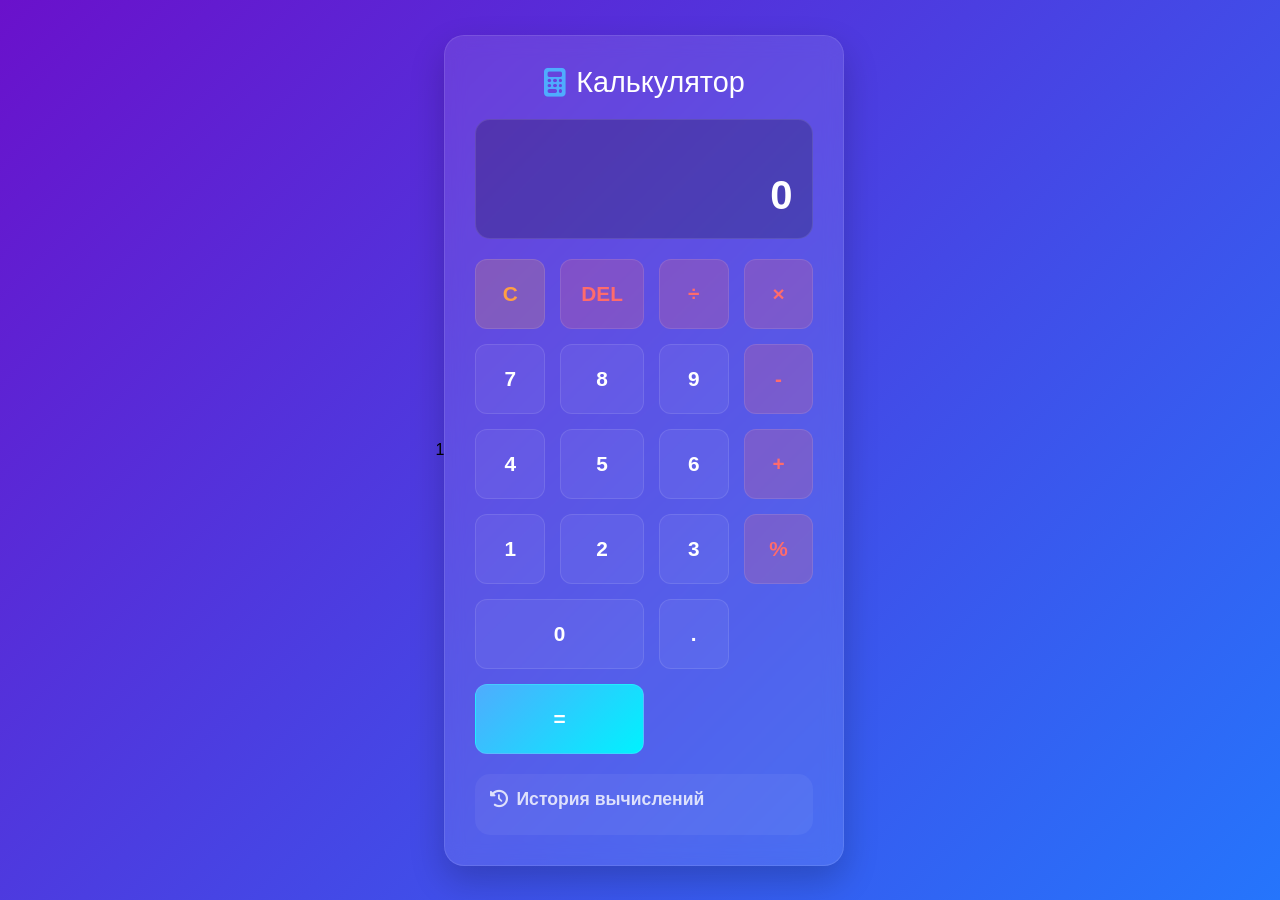
<file: calculator.html>
<!DOCTYPE html>1
<html lang="ru">
<head>
    <meta charset="UTF-8">
    <meta name="viewport" content="width=device-width, initial-scale=1.0">
    <title>Калькулятор</title>
    <link rel="stylesheet" href="https://cdnjs.cloudflare.com/ajax/libs/font-awesome/6.4.0/css/all.min.css">
    <style>
        * {
            margin: 0;
            padding: 0;
            box-sizing: border-box;
            font-family: 'Segoe UI', Tahoma, Geneva, Verdana, sans-serif;
        }

        body {
            display: flex;
            justify-content: center;
            align-items: center;
            min-height: 100vh;
            background: linear-gradient(135deg, #6a11cb 0%, #2575fc 100%);
            padding: 20px;
        }

        .calculator {
            background: rgba(255, 255, 255, 0.1);
            backdrop-filter: blur(10px);
            border-radius: 20px;
            padding: 30px;
            box-shadow: 0 15px 35px rgba(0, 0, 0, 0.2);
            border: 1px solid rgba(255, 255, 255, 0.1);
            width: 100%;
            max-width: 400px;
        }

        .display {
            background: rgba(0, 0, 0, 0.2);
            border-radius: 15px;
            padding: 20px;
            margin-bottom: 20px;
            text-align: right;
            border: 1px solid rgba(255, 255, 255, 0.1);
            min-height: 120px;
            display: flex;
            flex-direction: column;
            justify-content: space-between;
        }

        .previous-operand {
            font-size: 1.2rem;
            color: rgba(255, 255, 255, 0.7);
            min-height: 27px;
            word-wrap: break-word;
            word-break: break-all;
        }

        .current-operand {
            font-size: 2.5rem;
            color: white;
            font-weight: bold;
            word-wrap: break-word;
            word-break: break-all;
        }

        .buttons {
            display: grid;
            grid-template-columns: repeat(4, 1fr);
            gap: 15px;
        }

        button {
            border: none;
            padding: 20px;
            font-size: 1.3rem;
            border-radius: 12px;
            cursor: pointer;
            transition: all 0.2s ease;
            font-weight: 600;
            color: white;
            background: rgba(255, 255, 255, 0.1);
            border: 1px solid rgba(255, 255, 255, 0.1);
            display: flex;
            align-items: center;
            justify-content: center;
            min-height: 70px;
        }

        button:hover {
            transform: translateY(-3px);
            background: rgba(255, 255, 255, 0.2);
            box-shadow: 0 5px 15px rgba(0, 0, 0, 0.2);
        }

        button:active {
            transform: translateY(1px);
        }

        .operator {
            background: rgba(255, 107, 107, 0.2);
            color: #ff6b6b;
        }

        .equals {
            background: linear-gradient(135deg, #4facfe 0%, #00f2fe 100%);
            grid-column: span 2;
        }

        .clear {
            background: rgba(255, 159, 67, 0.2);
            color: #ff9f43;
        }

        .number {
            background: rgba(255, 255, 255, 0.05);
        }

        .zero {
            grid-column: span 2;
        }

        .calculator-title {
            text-align: center;
            color: white;
            margin-bottom: 20px;
            font-size: 1.8rem;
            display: flex;
            align-items: center;
            justify-content: center;
            gap: 10px;
        }

        .calculator-title i {
            color: #4facfe;
        }

        .history {
            margin-top: 20px;
            background: rgba(255, 255, 255, 0.05);
            border-radius: 15px;
            padding: 15px;
            color: white;
            max-height: 150px;
            overflow-y: auto;
        }

        .history h3 {
            margin-bottom: 10px;
            font-size: 1.1rem;
            color: rgba(255, 255, 255, 0.8);
            display: flex;
            align-items: center;
            gap: 8px;
        }

        .history-item {
            padding: 5px 0;
            border-bottom: 1px solid rgba(255, 255, 255, 0.1);
            font-size: 0.9rem;
        }

        .history-item:last-child {
            border-bottom: none;
        }

        @media (max-width: 480px) {
            .calculator {
                padding: 20px;
            }

            button {
                padding: 15px;
                font-size: 1.2rem;
                min-height: 60px;
            }

            .current-operand {
                font-size: 2rem;
            }
        }
    </style>
</head>
<body>
<div class="calculator">
    <div class="calculator-title">
        <i class="fas fa-calculator"></i>
        Калькулятор
    </div>

    <div class="display">
        <div class="previous-operand" id="previous-operand"></div>
        <div class="current-operand" id="current-operand">0</div>
    </div>

    <div class="buttons">
        <button class="clear operator" data-action="clear">C</button>
        <button class="operator" data-action="delete">DEL</button>
        <button class="operator" data-action="divide">÷</button>
        <button class="operator" data-action="multiply">×</button>

        <button class="number" data-number="7">7</button>
        <button class="number" data-number="8">8</button>
        <button class="number" data-number="9">9</button>
        <button class="operator" data-action="subtract">-</button>

        <button class="number" data-number="4">4</button>
        <button class="number" data-number="5">5</button>
        <button class="number" data-number="6">6</button>
        <button class="operator" data-action="add">+</button>

        <button class="number" data-number="1">1</button>
        <button class="number" data-number="2">2</button>
        <button class="number" data-number="3">3</button>
        <button class="operator" data-action="percentage">%</button>

        <button class="number zero" data-number="0">0</button>
        <button class="number" data-action="decimal">.</button>
        <button class="equals" data-action="equals">=</button>
    </div>

    <div class="history">
        <h3><i class="fas fa-history"></i> История вычислений</h3>
        <div id="history-list"></div>
    </div>
</div>

<script>
    class Calculator {
        constructor(previousOperandElement, currentOperandElement, historyElement) {
            this.previousOperandElement = previousOperandElement;
            this.currentOperandElement = currentOperandElement;
            this.historyElement = historyElement;
            this.history = [];
            this.clear();
        }

        clear() {
            this.currentOperand = '0';
            this.previousOperand = '';
            this.operation = undefined;
            this.shouldResetScreen = false;
        }

        delete() {
            if (this.currentOperand === '0' || this.currentOperand.length === 1) {
                this.currentOperand = '0';
            } else {
                this.currentOperand = this.currentOperand.toString().slice(0, -1);
            }
        }

        appendNumber(number) {
            if (this.shouldResetScreen) {
                this.currentOperand = '';
                this.shouldResetScreen = false;
            }

            if (number === '.' && this.currentOperand.includes('.')) return;

            if (this.currentOperand === '0' && number !== '.') {
                this.currentOperand = number;
            } else {
                this.currentOperand = this.currentOperand.toString() + number.toString();
            }
        }

        chooseOperation(operation) {
            if (this.currentOperand === '0' && operation !== 'percentage') return;

            if (this.previousOperand !== '') {
                this.compute();
            }

            this.operation = operation;
            this.previousOperand = this.currentOperand;
            this.currentOperand = '0';
        }

        compute() {
            let computation;
            const prev = parseFloat(this.previousOperand);
            const current = parseFloat(this.currentOperand);

            if (isNaN(prev) || isNaN(current)) return;

            switch (this.operation) {
                case 'add':
                    computation = prev + current;
                    break;
                case 'subtract':
                    computation = prev - current;
                    break;
                case 'multiply':
                    computation = prev * current;
                    break;
                case 'divide':
                    if (current === 0) {
                        alert("Ошибка: деление на ноль!");
                        return;
                    }
                    computation = prev / current;
                    break;
                case 'percentage':
                    computation = prev * (current / 100);
                    break;
                default:
                    return;
            }

            // Сохраняем в историю
            const operationSymbols = {
                'add': '+',
                'subtract': '-',
                'multiply': '×',
                'divide': '÷',
                'percentage': '%'
            };

            const historyItem = {
                expression: `${prev} ${operationSymbols[this.operation]} ${current}`,
                result: computation.toFixed(8).replace(/\.?0+$/, '')
            };

            this.history.unshift(historyItem);
            if (this.history.length > 5) {
                this.history.pop();
            }
            this.updateHistory();

            this.currentOperand = computation.toString();
            this.operation = undefined;
            this.previousOperand = '';
            this.shouldResetScreen = true;
        }

        updateHistory() {
            this.historyElement.innerHTML = '';
            this.history.forEach(item => {
                const div = document.createElement('div');
                div.classList.add('history-item');
                div.innerHTML = `
                        <div>${item.expression} =</div>
                        <div style="color: #4facfe; font-weight: bold;">${item.result}</div>
                    `;
                this.historyElement.appendChild(div);
            });
        }

        getDisplayNumber(number) {
            const stringNumber = number.toString();
            const integerDigits = parseFloat(stringNumber.split('.')[0]);
            const decimalDigits = stringNumber.split('.')[1];

            let integerDisplay;

            if (isNaN(integerDigits)) {
                integerDisplay = '';
            } else {
                integerDisplay = integerDigits.toLocaleString('ru', {
                    maximumFractionDigits: 0
                });
            }

            if (decimalDigits != null) {
                return `${integerDisplay}.${decimalDigits}`;
            } else {
                return integerDisplay;
            }
        }

        updateDisplay() {
            this.currentOperandElement.innerText = this.getDisplayNumber(this.currentOperand);

            if (this.operation != null) {
                const operationSymbols = {
                    'add': '+',
                    'subtract': '-',
                    'multiply': '×',
                    'divide': '÷',
                    'percentage': '%'
                };
                this.previousOperandElement.innerText =
                    `${this.getDisplayNumber(this.previousOperand)} ${operationSymbols[this.operation]}`;
            } else {
                this.previousOperandElement.innerText = '';
            }
        }
    }

    // Инициализация калькулятора
    const previousOperandElement = document.getElementById('previous-operand');
    const currentOperandElement = document.getElementById('current-operand');
    const historyElement = document.getElementById('history-list');
    const calculator = new Calculator(previousOperandElement, currentOperandElement, historyElement);

    // Обработчики событий для кнопок
    document.querySelectorAll('[data-number]').forEach(button => {
        button.addEventListener('click', () => {
            calculator.appendNumber(button.getAttribute('data-number'));
            calculator.updateDisplay();
        });
    });

    document.querySelectorAll('[data-action]').forEach(button => {
        button.addEventListener('click', () => {
            const action = button.getAttribute('data-action');

            switch(action) {
                case 'clear':
                    calculator.clear();
                    break;
                case 'delete':
                    calculator.delete();
                    break;
                case 'equals':
                    calculator.compute();
                    break;
                case 'decimal':
                    calculator.appendNumber('.');
                    break;
                default:
                    calculator.chooseOperation(action);
                    break;
            }

            calculator.updateDisplay();
        });
    });

    // Поддержка клавиатуры
    document.addEventListener('keydown', event => {
        if (event.key >= 0 && event.key <= 9) {
            calculator.appendNumber(event.key);
            calculator.updateDisplay();
        }

        if (event.key === '.') {
            calculator.appendNumber('.');
            calculator.updateDisplay();
        }

        if (event.key === '+' || event.key === '-') {
            calculator.chooseOperation(event.key === '+' ? 'add' : 'subtract');
            calculator.updateDisplay();
        }

        if (event.key === '*' || event.key === 'x') {
            calculator.chooseOperation('multiply');
            calculator.updateDisplay();
        }

        if (event.key === '/') {
            calculator.chooseOperation('divide');
            calculator.updateDisplay();
        }

        if (event.key === 'Enter' || event.key === '=') {
            event.preventDefault();
            calculator.compute();
            calculator.updateDisplay();
        }

        if (event.key === 'Backspace') {
            calculator.delete();
            calculator.updateDisplay();
        }

        if (event.key === 'Escape') {
            calculator.clear();
            calculator.updateDisplay();
        }

        if (event.key === '%') {
            calculator.chooseOperation('percentage');
            calculator.updateDisplay();
        }
    });

    // Анимация при нажатии кнопок
    document.querySelectorAll('button').forEach(button => {
        button.addEventListener('mousedown', () => {
            button.style.transform = 'translateY(1px)';
        });

        button.addEventListener('mouseup', () => {
            button.style.transform = 'translateY(-3px)';
        });

        button.addEventListener('mouseleave', () => {
            button.style.transform = 'translateY(0)';
        });
    });
</script>
</body>
</html>
</file>
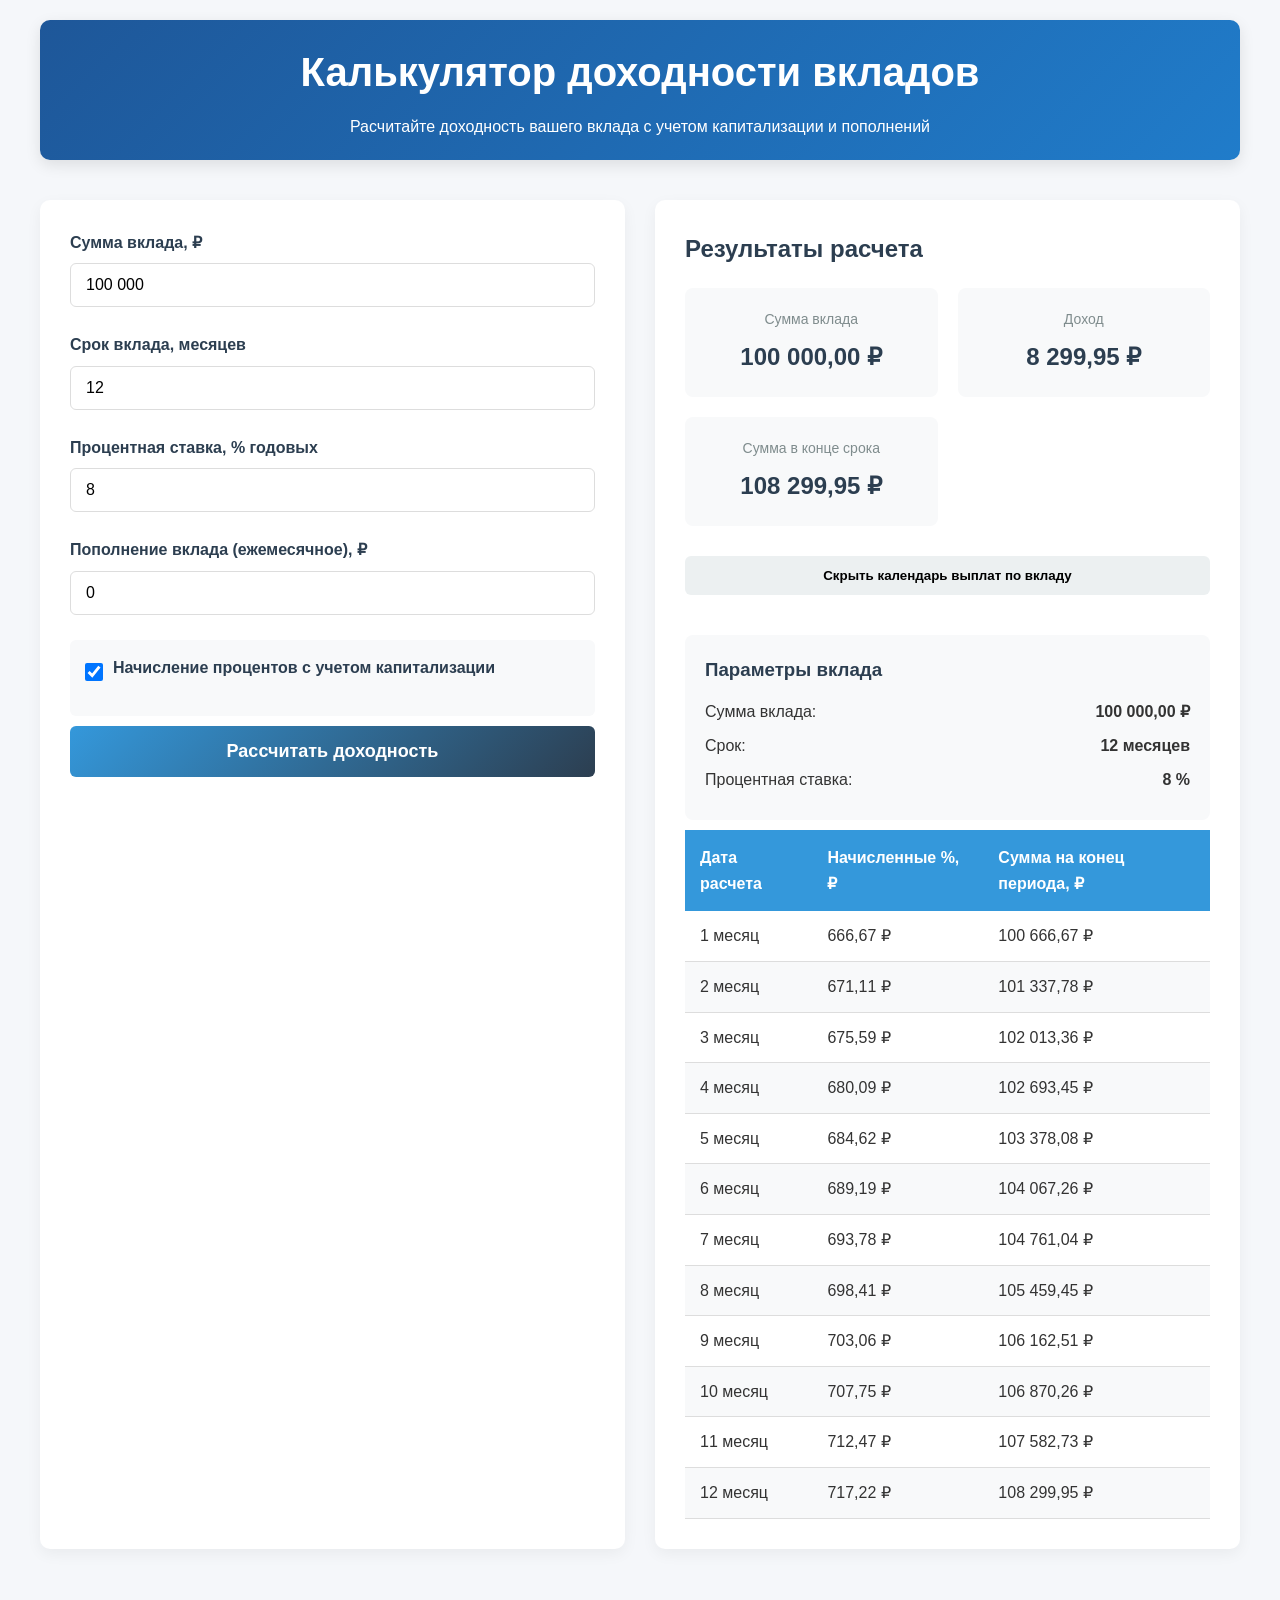
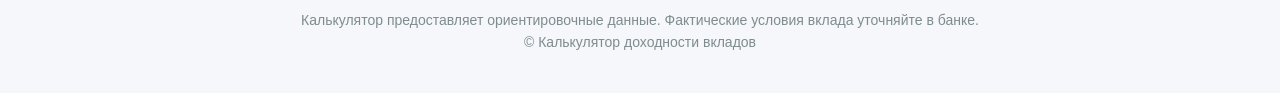
<file: deposit_calc.html>
<!DOCTYPE html>
<html lang="ru">
<head>
    <meta charset="UTF-8">
    <meta name="viewport" content="width=device-width, initial-scale=1.0">
    <title>Калькулятор доходности вкладов</title>
    <style>
        * {
            margin: 0;
            padding: 0;
            box-sizing: border-box;
            font-family: 'Segoe UI', Tahoma, Geneva, Verdana, sans-serif;
        }

        body {
            background-color: #f5f7fa;
            color: #333;
            line-height: 1.6;
            padding: 20px;
        }

        .container {
            max-width: 1200px;
            margin: 0 auto;
        }

        header {
            text-align: center;
            margin-bottom: 40px;
            padding: 20px;
            background: linear-gradient(135deg, #1e5799 0%, #207cca 100%);
            color: white;
            border-radius: 10px;
            box-shadow: 0 5px 15px rgba(0, 0, 0, 0.1);
        }

        h1 {
            font-size: 2.5rem;
            margin-bottom: 10px;
        }

        .calculator-wrapper {
            display: flex;
            flex-wrap: wrap;
            gap: 30px;
            margin-bottom: 40px;
        }

        .input-section {
            flex: 1;
            min-width: 300px;
            background-color: white;
            border-radius: 10px;
            padding: 30px;
            box-shadow: 0 5px 15px rgba(0, 0, 0, 0.05);
        }

        .result-section {
            flex: 1;
            min-width: 300px;
            background-color: white;
            border-radius: 10px;
            padding: 30px;
            box-shadow: 0 5px 15px rgba(0, 0, 0, 0.05);
        }

        .input-group {
            margin-bottom: 25px;
        }

        label {
            display: block;
            margin-bottom: 8px;
            font-weight: 600;
            color: #2c3e50;
        }

        input[type="number"], select {
            width: 100%;
            padding: 12px 15px;
            border: 1px solid #ddd;
            border-radius: 6px;
            font-size: 16px;
            transition: border 0.3s;
        }

        input[type="number"]:focus, select:focus {
            border-color: #3498db;
            outline: none;
        }
        input[type="text"], select {
            width: 100%;
            padding: 12px 15px;
            border: 1px solid #ddd;
            border-radius: 6px;
            font-size: 16px;
            transition: border 0.3s;
        }

        input[type="text"]:focus, select:focus {
            border-color: #3498db;
            outline: none;
        }

        .checkbox-group {
            margin-top: 20px;
            padding: 15px;
            background-color: #f8f9fa;
            border-radius: 6px;
        }

        .checkbox-item {
            display: flex;
            align-items: center;
            margin-bottom: 12px;
        }

        .checkbox-item input {
            margin-right: 10px;
            width: 18px;
            height: 18px;
        }

        .btn-calculate {
            width: 100%;
            padding: 15px;
            background: linear-gradient(135deg, #3498db 0%, #2c3e50 100%);
            color: white;
            border: none;
            border-radius: 6px;
            font-size: 18px;
            font-weight: 600;
            cursor: pointer;
            transition: all 0.3s ease;
            margin-top: 10px;
        }

        .btn-calculate:hover {
            background: linear-gradient(135deg, #2980b9 0%, #1a252f 100%);
            transform: translateY(-2px);
            box-shadow: 0 7px 14px rgba(0, 0, 0, 0.1);
        }

        .results {
            display: grid;
            grid-template-columns: repeat(auto-fit, minmax(200px, 1fr));
            gap: 20px;
            margin-bottom: 30px;
        }

        .result-item {
            background-color: #f8f9fa;
            padding: 20px;
            border-radius: 8px;
            text-align: center;
        }

        .result-title {
            font-size: 14px;
            color: #7f8c8d;
            margin-bottom: 8px;
        }

        .result-value {
            font-size: 24px;
            font-weight: 700;
            color: #2c3e50;
        }

        .calendar-toggle {
            display: block;
            width: 100%;
            padding: 12px;
            background-color: #ecf0f1;
            border: none;
            border-radius: 6px;
            text-align: center;
            font-weight: 600;
            cursor: pointer;
            margin-bottom: 20px;
            transition: background-color 0.3s;
        }

        .calendar-toggle:hover {
            background-color: #dde4e6;
        }

        .calendar-container {
            display: none;
            margin-top: 20px;
            overflow-x: auto;
        }

        .calendar-container.active {
            display: block;
        }

        table {
            width: 100%;
            border-collapse: collapse;
            margin-top: 10px;
        }

        th {
            background-color: #3498db;
            color: white;
            padding: 15px;
            text-align: left;
        }

        td {
            padding: 12px 15px;
            border-bottom: 1px solid #ddd;
        }

        tr:nth-child(even) {
            background-color: #f8f9fa;
        }

        .summary {
            background-color: #f8f9fa;
            padding: 20px;
            border-radius: 8px;
            margin-top: 20px;
        }

        .summary h3 {
            margin-bottom: 15px;
            color: #2c3e50;
        }

        .summary p {
            margin-bottom: 8px;
            display: flex;
            justify-content: space-between;
        }

        .summary .value {
            font-weight: 600;
        }

        footer {
            text-align: center;
            margin-top: 40px;
            padding: 20px;
            color: #7f8c8d;
            font-size: 14px;
        }

        @media (max-width: 768px) {
            .calculator-wrapper {
                flex-direction: column;
            }

            h1 {
                font-size: 2rem;
            }
        }
    </style>
</head>
<body>
<div class="container">
    <header>
        <h1>Калькулятор доходности вкладов</h1>
        <p>Расчитайте доходность вашего вклада с учетом капитализации и пополнений</p>
    </header>

    <div class="calculator-wrapper">
        <div class="input-section">
            <form method="POST" action="">
                <div class="input-group">
                    <label for="amount">Сумма вклада, ₽</label>

                    <input type="text" id="amount" name="amount" value="100000" inputmode="numeric" required>
                </div>

                <div class="input-group">
                    <label for="term">Срок вклада, месяцев</label>
                    <input type="number" id="term" name="term" min="1" max="120" value="12" required>
                </div>

                <div class="input-group">
                    <label for="rate">Процентная ставка, % годовых</label>
                    <input type="number" id="rate" name="rate" min="0.01" max="30" step="0.01" value="8" required>
                </div>

                <div class="input-group">
                    <label for="replenishment">Пополнение вклада (ежемесячное), ₽</label>

                    <input type="text" id="replenishment" name="replenishment" value="0" inputmode="numeric">
                </div>

                <div class="checkbox-group">
                    <div class="checkbox-item">
                        <input type="checkbox" id="capitalization" name="capitalization" value="1" checked>
                        <label for="capitalization">Начисление процентов с учетом капитализации</label>
                    </div>
                </div>

                <button type="submit" class="btn-calculate" name="calculate">Рассчитать доходность</button>
            </form>
        </div>

        <div class="result-section">
            <h2 style="margin-bottom: 20px; color: #2c3e50;">Результаты расчета</h2>

            <div class="results">
                <div class="result-item">
                    <div class="result-title">Сумма вклада</div>
                    <div class="result-value" id="initial-amount">0 ₽</div>
                </div>

                <div class="result-item">
                    <div class="result-title">Доход</div>
                    <div class="result-value" id="income">0 ₽</div>
                </div>

                <div class="result-item">
                    <div class="result-title">Сумма в конце срока</div>
                    <div class="result-value" id="total-amount">0 ₽</div>
                </div>
            </div>

            <button class="calendar-toggle" onclick="toggleCalendar()">Календарь выплат по вкладу</button>

            <div class="calendar-container" id="calendar">
                <div class="summary">
                    <h3>Параметры вклада</h3>
                    <p><span>Сумма вклада:</span> <span class="value" id="summary-amount">0 ₽</span></p>
                    <p><span>Срок:</span> <span class="value" id="summary-term">0 месяцев</span></p>
                    <p><span>Процентная ставка:</span> <span class="value" id="summary-rate">0 %</span></p>
                </div>

                <table>
                    <thead>
                    <tr>
                        <th>Дата расчета</th>
                        <th>Начисленные %, ₽</th>
                        <th>Сумма на конец периода, ₽</th>
                    </tr>
                    </thead>
                    <tbody id="calendar-body">
                    <!-- Данные будут заполнены через PHP -->
                    </tbody>
                </table>
            </div>
        </div>
    </div>

    <footer>
        <p>Калькулятор предоставляет ориентировочные данные. Фактические условия вклада уточняйте в банке.</p>
        <p>&copy; <?php echo date("Y"); ?> Калькулятор доходности вкладов</p>
    </footer>
</div>

<script>
    function formatNumber(value) {
        return value
            .replace(/\D/g, '')                 // только цифры
            .replace(/\B(?=(\d{3})+(?!\d))/g, ' ');
    }

    function unformatNumber(value) {
        return value.replace(/\s/g, '');
    }

    ['amount', 'replenishment'].forEach(id => {
        const input = document.getElementById(id);

        // форматируем при вводе
        input.addEventListener('input', () => {
            const cursor = input.selectionStart;
            input.value = formatNumber(input.value);
            input.setSelectionRange(cursor, cursor);
        });

        // форматируем при загрузке
        input.value = formatNumber(input.value);
    });


    function toggleCalendar() {
        const calendar = document.getElementById('calendar');
        calendar.classList.toggle('active');

        const button = document.querySelector('.calendar-toggle');
        if (calendar.classList.contains('active')) {
            button.textContent = 'Скрыть календарь выплат по вкладу';
        } else {
            button.textContent = 'Календарь выплат по вкладу';
        }
    }

    // Обработка формы без перезагрузки страницы
    document.querySelector('form').addEventListener('submit', function(e) {
        e.preventDefault();
        calculateDeposit();
    });

    function calculateDeposit() {
        // Получаем значения из формы
        const amount = parseFloat(unformatNumber(document.getElementById('amount').value));
       // const amount = parseFloat(document.getElementById('amount').value);
        const term = parseInt(document.getElementById('term').value);
        const rate = parseFloat(document.getElementById('rate').value);
       // const replenishment = parseFloat(document.getElementById('replenishment').value);
        const replenishment = parseFloat(unformatNumber(document.getElementById('replenishment').value));
        const capitalization = document.getElementById('capitalization').checked;

        // Обновляем сводку параметров
        document.getElementById('summary-amount').textContent = formatCurrency(amount);
        document.getElementById('summary-term').textContent = term + ' месяцев';
        document.getElementById('summary-rate').textContent = rate + ' %';

        // Обновляем основные результаты
        document.getElementById('initial-amount').textContent = formatCurrency(amount);

        // Рассчитываем доходность
        let currentAmount = amount;
        let totalInterest = 0;
        let calendarHTML = '';
        const monthlyRate = rate / 100 / 12;

        for (let month = 1; month <= term; month++) {
            // Добавляем пополнение в начале месяца (кроме первого)
            if (month > 1 && replenishment > 0) {
                currentAmount += replenishment;
            }

            // Рассчитываем проценты за месяц
            const monthlyInterest = currentAmount * monthlyRate;
            totalInterest += monthlyInterest;

            // Применяем капитализацию, если выбрана
            if (capitalization) {
                currentAmount += monthlyInterest;
            }

            // Добавляем строку в календарь
            calendarHTML += `
                <tr>
                    <td>${month} месяц</td>
                    <td>${formatCurrency(monthlyInterest)}</td>
                    <td>${formatCurrency(currentAmount)}</td>
                </tr>
                `;
        }

        // Если капитализация не применяется, добавляем проценты в конце
        if (!capitalization) {
            currentAmount += totalInterest;
        }

        // Обновляем результаты
        document.getElementById('income').textContent = formatCurrency(totalInterest);
        document.getElementById('total-amount').textContent = formatCurrency(currentAmount);
        document.getElementById('calendar-body').innerHTML = calendarHTML;

        // Показываем календарь
        document.getElementById('calendar').classList.add('active');
        document.querySelector('.calendar-toggle').textContent = 'Скрыть календарь выплат по вкладу';
    }

    function formatCurrency(value) {
        return new Intl.NumberFormat('ru-RU', {
            minimumFractionDigits: 2,
            maximumFractionDigits: 2
        }).format(value) + ' ₽';
    }

    // Выполняем расчет при загрузке страницы
    window.onload = function() {
        calculateDeposit();
    };
</script>
</body>
</html>
</file>
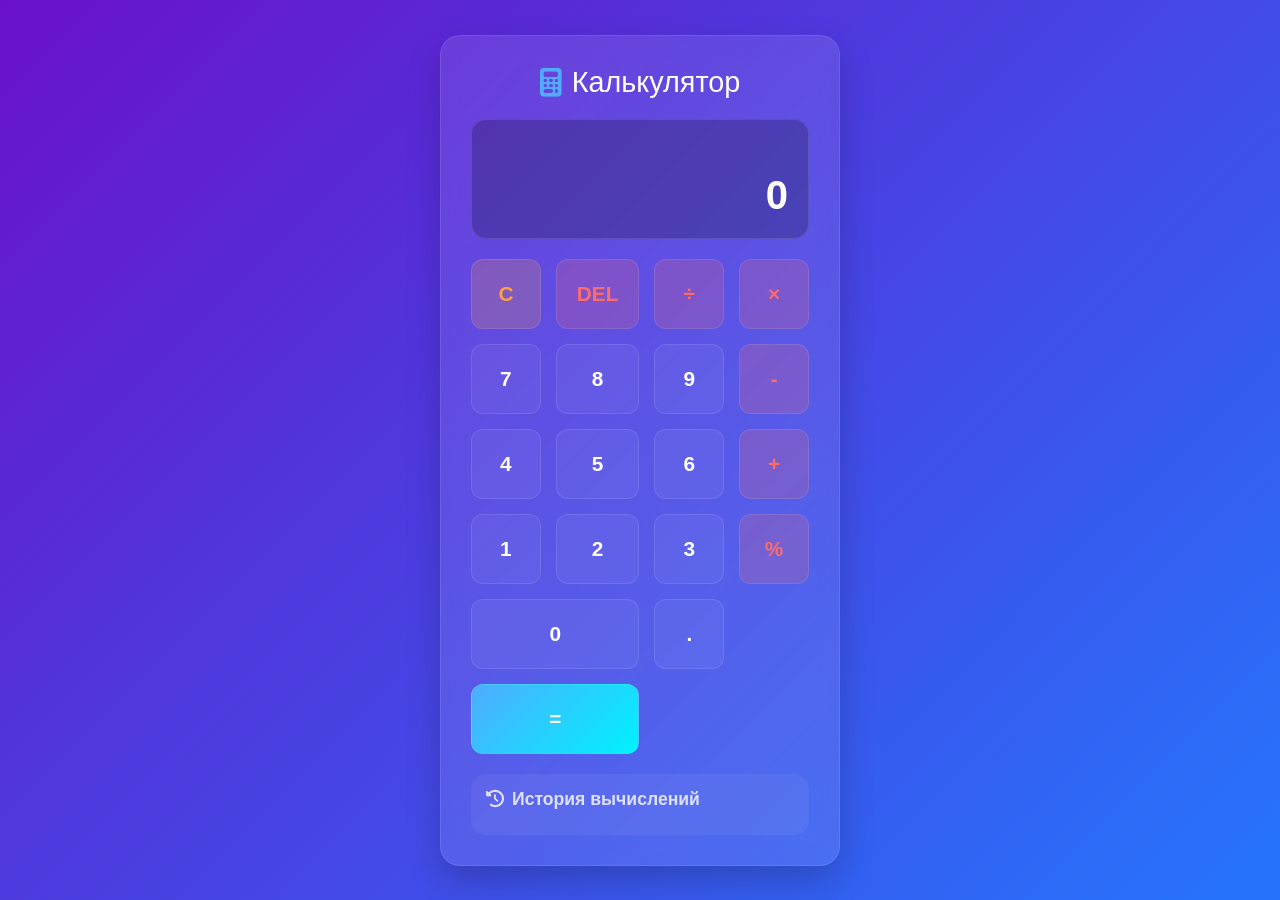
<file: hello.html>
<!DOCTYPE html>
<html lang="ru">
<head>
    <meta charset="UTF-8">
    <meta name="viewport" content="width=device-width, initial-scale=1.0">
    <title>Калькулятор</title>
    <link rel="stylesheet" href="https://cdnjs.cloudflare.com/ajax/libs/font-awesome/6.4.0/css/all.min.css">
    <style>
        * {
            margin: 0;
            padding: 0;
            box-sizing: border-box;
            font-family: 'Segoe UI', Tahoma, Geneva, Verdana, sans-serif;
        }

        body {
            display: flex;
            justify-content: center;
            align-items: center;
            min-height: 100vh;
            background: linear-gradient(135deg, #6a11cb 0%, #2575fc 100%);
            padding: 20px;
        }

        .calculator {
            background: rgba(255, 255, 255, 0.1);
            backdrop-filter: blur(10px);
            border-radius: 20px;
            padding: 30px;
            box-shadow: 0 15px 35px rgba(0, 0, 0, 0.2);
            border: 1px solid rgba(255, 255, 255, 0.1);
            width: 100%;
            max-width: 400px;
        }

        .display {
            background: rgba(0, 0, 0, 0.2);
            border-radius: 15px;
            padding: 20px;
            margin-bottom: 20px;
            text-align: right;
            border: 1px solid rgba(255, 255, 255, 0.1);
            min-height: 120px;
            display: flex;
            flex-direction: column;
            justify-content: space-between;
        }

        .previous-operand {
            font-size: 1.2rem;
            color: rgba(255, 255, 255, 0.7);
            min-height: 27px;
            word-wrap: break-word;
            word-break: break-all;
        }

        .current-operand {
            font-size: 2.5rem;
            color: white;
            font-weight: bold;
            word-wrap: break-word;
            word-break: break-all;
        }

        .buttons {
            display: grid;
            grid-template-columns: repeat(4, 1fr);
            gap: 15px;
        }

        button {
            border: none;
            padding: 20px;
            font-size: 1.3rem;
            border-radius: 12px;
            cursor: pointer;
            transition: all 0.2s ease;
            font-weight: 600;
            color: white;
            background: rgba(255, 255, 255, 0.1);
            border: 1px solid rgba(255, 255, 255, 0.1);
            display: flex;
            align-items: center;
            justify-content: center;
            min-height: 70px;
        }

        button:hover {
            transform: translateY(-3px);
            background: rgba(255, 255, 255, 0.2);
            box-shadow: 0 5px 15px rgba(0, 0, 0, 0.2);
        }

        button:active {
            transform: translateY(1px);
        }

        .operator {
            background: rgba(255, 107, 107, 0.2);
            color: #ff6b6b;
        }

        .equals {
            background: linear-gradient(135deg, #4facfe 0%, #00f2fe 100%);
            grid-column: span 2;
        }

        .clear {
            background: rgba(255, 159, 67, 0.2);
            color: #ff9f43;
        }

        .number {
            background: rgba(255, 255, 255, 0.05);
        }

        .zero {
            grid-column: span 2;
        }

        .calculator-title {
            text-align: center;
            color: white;
            margin-bottom: 20px;
            font-size: 1.8rem;
            display: flex;
            align-items: center;
            justify-content: center;
            gap: 10px;
        }

        .calculator-title i {
            color: #4facfe;
        }

        .history {
            margin-top: 20px;
            background: rgba(255, 255, 255, 0.05);
            border-radius: 15px;
            padding: 15px;
            color: white;
            max-height: 150px;
            overflow-y: auto;
        }

        .history h3 {
            margin-bottom: 10px;
            font-size: 1.1rem;
            color: rgba(255, 255, 255, 0.8);
            display: flex;
            align-items: center;
            gap: 8px;
        }

        .history-item {
            padding: 5px 0;
            border-bottom: 1px solid rgba(255, 255, 255, 0.1);
            font-size: 0.9rem;
        }

        .history-item:last-child {
            border-bottom: none;
        }

        @media (max-width: 480px) {
            .calculator {
                padding: 20px;
            }

            button {
                padding: 15px;
                font-size: 1.2rem;
                min-height: 60px;
            }

            .current-operand {
                font-size: 2rem;
            }
        }
    </style>
</head>
<body>
<div class="calculator">
    <div class="calculator-title">
        <i class="fas fa-calculator"></i>
        Калькулятор
    </div>

    <div class="display">
        <div class="previous-operand" id="previous-operand"></div>
        <div class="current-operand" id="current-operand">0</div>
    </div>

    <div class="buttons">
        <button class="clear operator" data-action="clear">C</button>
        <button class="operator" data-action="delete">DEL</button>
        <button class="operator" data-action="divide">÷</button>
        <button class="operator" data-action="multiply">×</button>

        <button class="number" data-number="7">7</button>
        <button class="number" data-number="8">8</button>
        <button class="number" data-number="9">9</button>
        <button class="operator" data-action="subtract">-</button>

        <button class="number" data-number="4">4</button>
        <button class="number" data-number="5">5</button>
        <button class="number" data-number="6">6</button>
        <button class="operator" data-action="add">+</button>

        <button class="number" data-number="1">1</button>
        <button class="number" data-number="2">2</button>
        <button class="number" data-number="3">3</button>
        <button class="operator" data-action="percentage">%</button>

        <button class="number zero" data-number="0">0</button>
        <button class="number" data-action="decimal">.</button>
        <button class="equals" data-action="equals">=</button>
    </div>

    <div class="history">
        <h3><i class="fas fa-history"></i> История вычислений</h3>
        <div id="history-list"></div>
    </div>
</div>

<script>
    class Calculator {
        constructor(previousOperandElement, currentOperandElement, historyElement) {
            this.previousOperandElement = previousOperandElement;
            this.currentOperandElement = currentOperandElement;
            this.historyElement = historyElement;
            this.history = [];
            this.clear();
        }

        clear() {
            this.currentOperand = '0';
            this.previousOperand = '';
            this.operation = undefined;
            this.shouldResetScreen = false;
        }

        delete() {
            if (this.currentOperand === '0' || this.currentOperand.length === 1) {
                this.currentOperand = '0';
            } else {
                this.currentOperand = this.currentOperand.toString().slice(0, -1);
            }
        }

        appendNumber(number) {
            if (this.shouldResetScreen) {
                this.currentOperand = '';
                this.shouldResetScreen = false;
            }

            if (number === '.' && this.currentOperand.includes('.')) return;

            if (this.currentOperand === '0' && number !== '.') {
                this.currentOperand = number;
            } else {
                this.currentOperand = this.currentOperand.toString() + number.toString();
            }
        }

        chooseOperation(operation) {
            if (this.currentOperand === '0' && operation !== 'percentage') return;

            if (this.previousOperand !== '') {
                this.compute();
            }

            this.operation = operation;
            this.previousOperand = this.currentOperand;
            this.currentOperand = '0';
        }

        compute() {
            let computation;
            const prev = parseFloat(this.previousOperand);
            const current = parseFloat(this.currentOperand);

            if (isNaN(prev) || isNaN(current)) return;

            switch (this.operation) {
                case 'add':
                    computation = prev + current;
                    break;
                case 'subtract':
                    computation = prev - current;
                    break;
                case 'multiply':
                    computation = prev * current;
                    break;
                case 'divide':
                    if (current === 0) {
                        alert("Ошибка: деление на ноль!");
                        return;
                    }
                    computation = prev / current;
                    break;
                case 'percentage':
                    computation = prev * (current / 100);
                    break;
                default:
                    return;
            }

            // Сохраняем в историю
            const operationSymbols = {
                'add': '+',
                'subtract': '-',
                'multiply': '×',
                'divide': '÷',
                'percentage': '%'
            };

            const historyItem = {
                expression: `${prev} ${operationSymbols[this.operation]} ${current}`,
                result: computation.toFixed(8).replace(/\.?0+$/, '')
            };

            this.history.unshift(historyItem);
            if (this.history.length > 5) {
                this.history.pop();
            }
            this.updateHistory();

            this.currentOperand = computation.toString();
            this.operation = undefined;
            this.previousOperand = '';
            this.shouldResetScreen = true;
        }

        updateHistory() {
            this.historyElement.innerHTML = '';
            this.history.forEach(item => {
                const div = document.createElement('div');
                div.classList.add('history-item');
                div.innerHTML = `
                        <div>${item.expression} =</div>
                        <div style="color: #4facfe; font-weight: bold;">${item.result}</div>
                    `;
                this.historyElement.appendChild(div);
            });
        }

        getDisplayNumber(number) {
            const stringNumber = number.toString();
            const integerDigits = parseFloat(stringNumber.split('.')[0]);
            const decimalDigits = stringNumber.split('.')[1];

            let integerDisplay;

            if (isNaN(integerDigits)) {
                integerDisplay = '';
            } else {
                integerDisplay = integerDigits.toLocaleString('ru', {
                    maximumFractionDigits: 0
                });
            }

            if (decimalDigits != null) {
                return `${integerDisplay}.${decimalDigits}`;
            } else {
                return integerDisplay;
            }
        }

        updateDisplay() {
            this.currentOperandElement.innerText = this.getDisplayNumber(this.currentOperand);

            if (this.operation != null) {
                const operationSymbols = {
                    'add': '+',
                    'subtract': '-',
                    'multiply': '×',
                    'divide': '÷',
                    'percentage': '%'
                };
                this.previousOperandElement.innerText =
                    `${this.getDisplayNumber(this.previousOperand)} ${operationSymbols[this.operation]}`;
            } else {
                this.previousOperandElement.innerText = '';
            }
        }
    }

    // Инициализация калькулятора
    const previousOperandElement = document.getElementById('previous-operand');
    const currentOperandElement = document.getElementById('current-operand');
    const historyElement = document.getElementById('history-list');
    const calculator = new Calculator(previousOperandElement, currentOperandElement, historyElement);

    // Обработчики событий для кнопок
    document.querySelectorAll('[data-number]').forEach(button => {
        button.addEventListener('click', () => {
            calculator.appendNumber(button.getAttribute('data-number'));
            calculator.updateDisplay();
        });
    });

    document.querySelectorAll('[data-action]').forEach(button => {
        button.addEventListener('click', () => {
            const action = button.getAttribute('data-action');

            switch(action) {
                case 'clear':
                    calculator.clear();
                    break;
                case 'delete':
                    calculator.delete();
                    break;
                case 'equals':
                    calculator.compute();
                    break;
                case 'decimal':
                    calculator.appendNumber('.');
                    break;
                default:
                    calculator.chooseOperation(action);
                    break;
            }

            calculator.updateDisplay();
        });
    });

    // Поддержка клавиатуры
    document.addEventListener('keydown', event => {
        if (event.key >= 0 && event.key <= 9) {
            calculator.appendNumber(event.key);
            calculator.updateDisplay();
        }

        if (event.key === '.') {
            calculator.appendNumber('.');
            calculator.updateDisplay();
        }

        if (event.key === '+' || event.key === '-') {
            calculator.chooseOperation(event.key === '+' ? 'add' : 'subtract');
            calculator.updateDisplay();
        }

        if (event.key === '*' || event.key === 'x') {
            calculator.chooseOperation('multiply');
            calculator.updateDisplay();
        }

        if (event.key === '/') {
            calculator.chooseOperation('divide');
            calculator.updateDisplay();
        }

        if (event.key === 'Enter' || event.key === '=') {
            event.preventDefault();
            calculator.compute();
            calculator.updateDisplay();
        }

        if (event.key === 'Backspace') {
            calculator.delete();
            calculator.updateDisplay();
        }

        if (event.key === 'Escape') {
            calculator.clear();
            calculator.updateDisplay();
        }

        if (event.key === '%') {
            calculator.chooseOperation('percentage');
            calculator.updateDisplay();
        }
    });

    // Анимация при нажатии кнопок
    document.querySelectorAll('button').forEach(button => {
        button.addEventListener('mousedown', () => {
            button.style.transform = 'translateY(1px)';
        });

        button.addEventListener('mouseup', () => {
            button.style.transform = 'translateY(-3px)';
        });

        button.addEventListener('mouseleave', () => {
            button.style.transform = 'translateY(0)';
        });
    });
</script>
</body>
</html>
</file>
